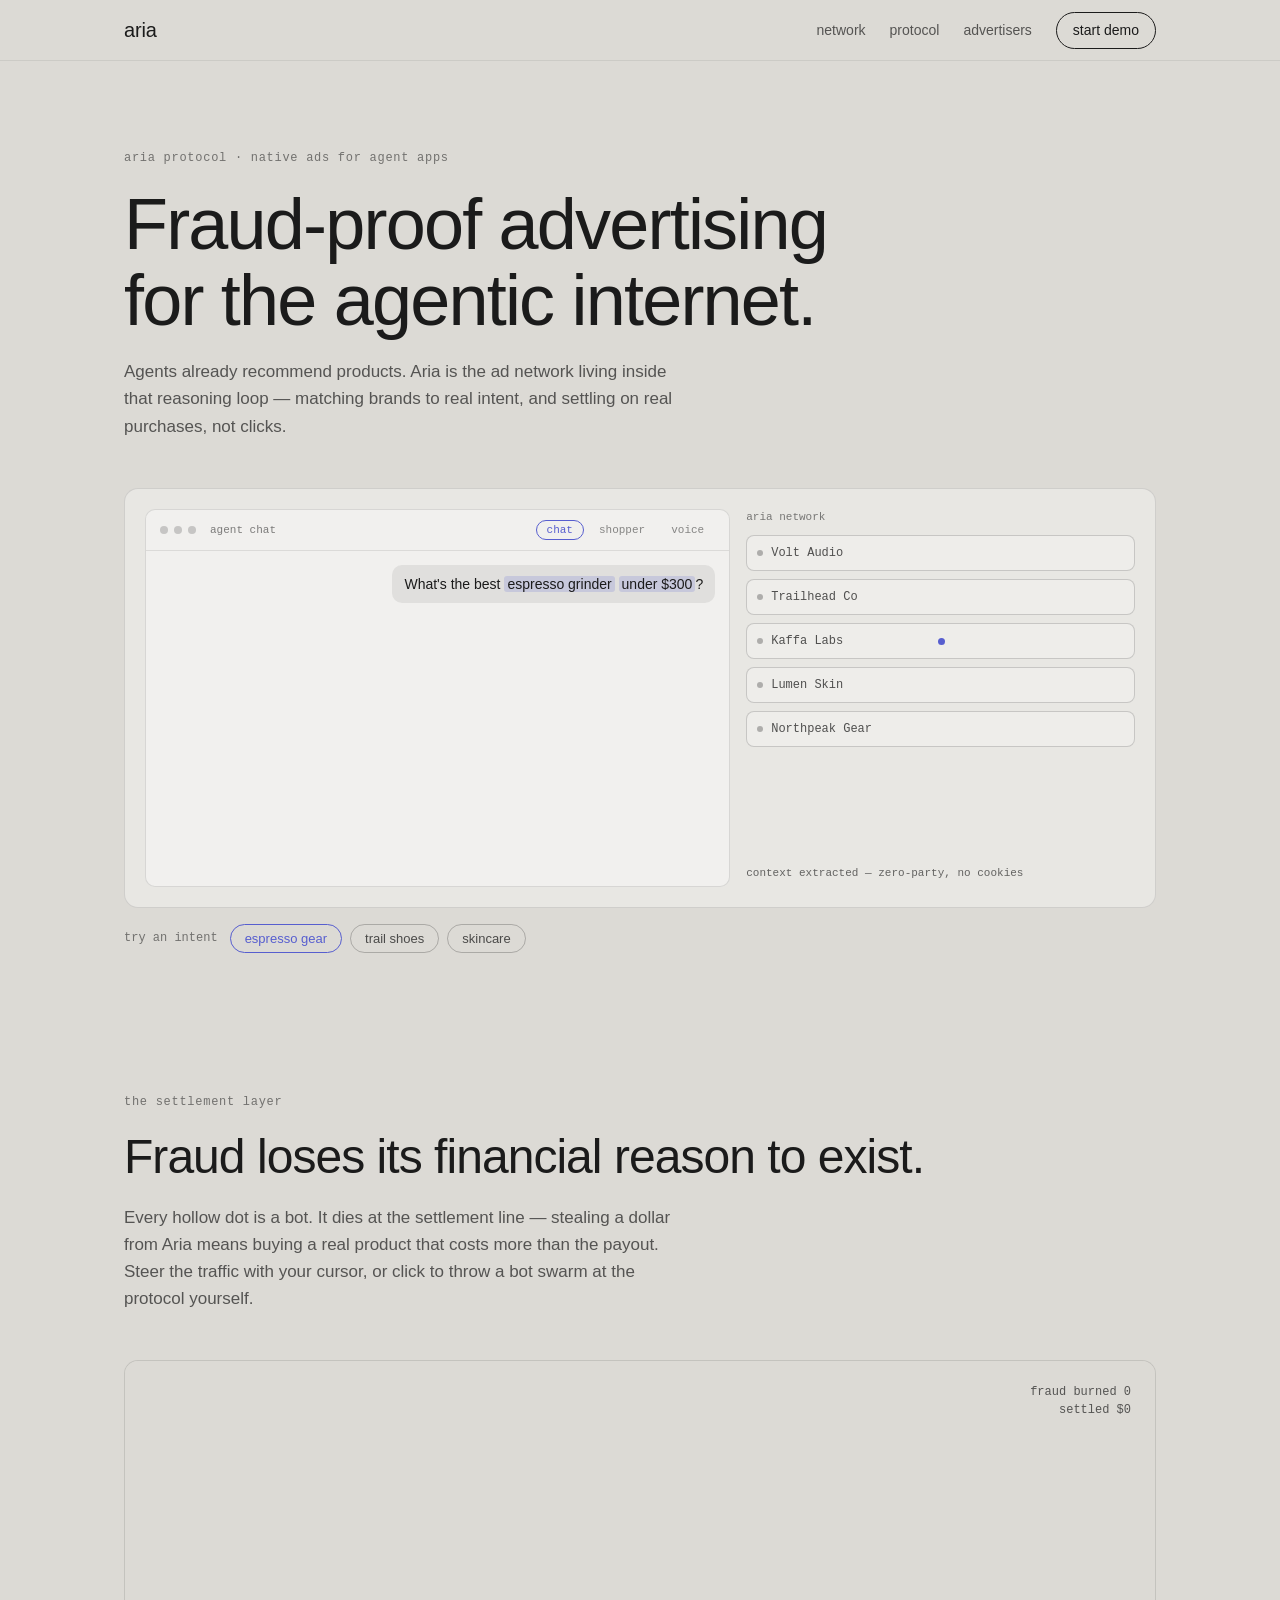
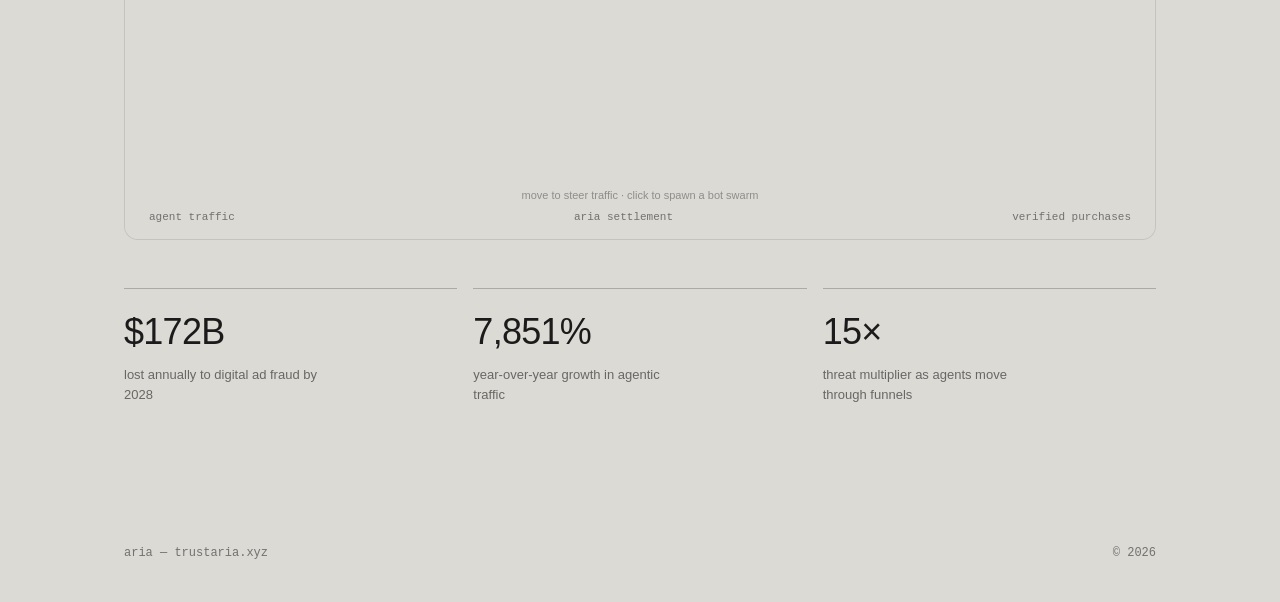
<file: index.html>
<!DOCTYPE html>
<html lang="en">
<head>
  <meta charset="UTF-8" />
  <meta name="viewport" content="width=device-width, initial-scale=1.0" />
  <title>Aria — fraud-proof advertising for the agentic internet</title>
  <meta name="description" content="A performance-based agent ad protocol, natively integrated into agent apps. Settled on real purchases, not clicks." />
  <link rel="stylesheet" href="css/style.css" />
</head>
<body>

<header class="nav">
  <div class="wrap nav-inner">
    <a class="wordmark" href="#">aria</a>
    <nav class="nav-links">
      <a href="#network">network</a>
      <a href="#protocol">protocol</a>
      <a href="advertisers.html">advertisers</a>
      <a class="cta" href="https://chatbot-aria-demo.vercel.app" rel="noopener noreferrer" target="_blank">start demo</a>
    </nav>
  </div>
</header>

<main>
  <section class="hero wrap" id="network">
    <p class="eyebrow">aria protocol · native ads for agent apps</p>
    <h1>Fraud-proof advertising<br />for the agentic internet.</h1>
    <p class="sub">Agents already recommend products. Aria is the ad network living inside that
    reasoning loop — matching brands to real intent, and settling on real purchases, not clicks.</p>

    <div class="panel explainer" id="st">
      <div class="chat">
        <div class="chat-chrome">
          <span class="dot-ui"></span><span class="dot-ui"></span><span class="dot-ui"></span>
          <span class="chat-title" id="app-title">agent chat</span>
          <div class="app-tabs">
            <button class="app-tab on" data-m="chat">chat</button>
            <button class="app-tab" data-m="shopper">shopper</button>
            <button class="app-tab" data-m="voice">voice</button>
          </div>
        </div>
        <div class="msgs" id="msgs"></div>
      </div>
      <div class="net">
        <div class="net-title">aria network</div>
        <div class="nodes" id="nodes">
          <div class="nd"><span class="dt"></span>Volt Audio</div>
          <div class="nd"><span class="dt"></span>Trailhead Co</div>
          <div class="nd"><span class="dt"></span>Kaffa Labs</div>
          <div class="nd"><span class="dt"></span>Lumen Skin</div>
          <div class="nd"><span class="dt"></span>Northpeak Gear</div>
        </div>
        <div class="stt" id="stt">listening for intent</div>
      </div>
    </div>

    <div class="chips">
      <span class="chips-label">try an intent</span>
      <button class="chip" data-i="0">espresso gear</button>
      <button class="chip" data-i="1">trail shoes</button>
      <button class="chip" data-i="2">skincare</button>
    </div>
  </section>

  <section class="block wrap" id="protocol">
    <p class="eyebrow">the settlement layer</p>
    <h2>Fraud loses its financial reason to exist.</h2>
    <p class="sub">Every hollow dot is a bot. It dies at the settlement line — stealing a dollar
    from Aria means buying a real product that costs more than the payout. Steer the traffic
    with your cursor, or click to throw a bot swarm at the protocol yourself.</p>

    <div class="panel field" id="stage">
      <canvas id="cv"></canvas>
      <div class="field-counter">
        <div>fraud burned <span id="fn">0</span></div>
        <div>settled <span id="sn">$0</span></div>
      </div>
      <div class="field-labels">
        <span>agent traffic</span>
        <span>aria settlement</span>
        <span>verified purchases</span>
      </div>
      <div class="field-hint">move to steer traffic · click to spawn a bot swarm</div>
    </div>

    <div class="stats">
      <div class="stat">
        <div class="stat-n">$172B</div>
        <div class="stat-l">lost annually to digital ad fraud by 2028</div>
      </div>
      <div class="stat">
        <div class="stat-n">7,851%</div>
        <div class="stat-l">year-over-year growth in agentic traffic</div>
      </div>
      <div class="stat">
        <div class="stat-n">15×</div>
        <div class="stat-l">threat multiplier as agents move through funnels</div>
      </div>
    </div>
  </section>
</main>

<footer class="wrap foot">
  <span>aria — trustaria.xyz</span>
  <span>© 2026</span>
</footer>

<script src="js/explainer.js"></script>
<script src="js/settlement.js"></script>
</body>
</html>
</file>
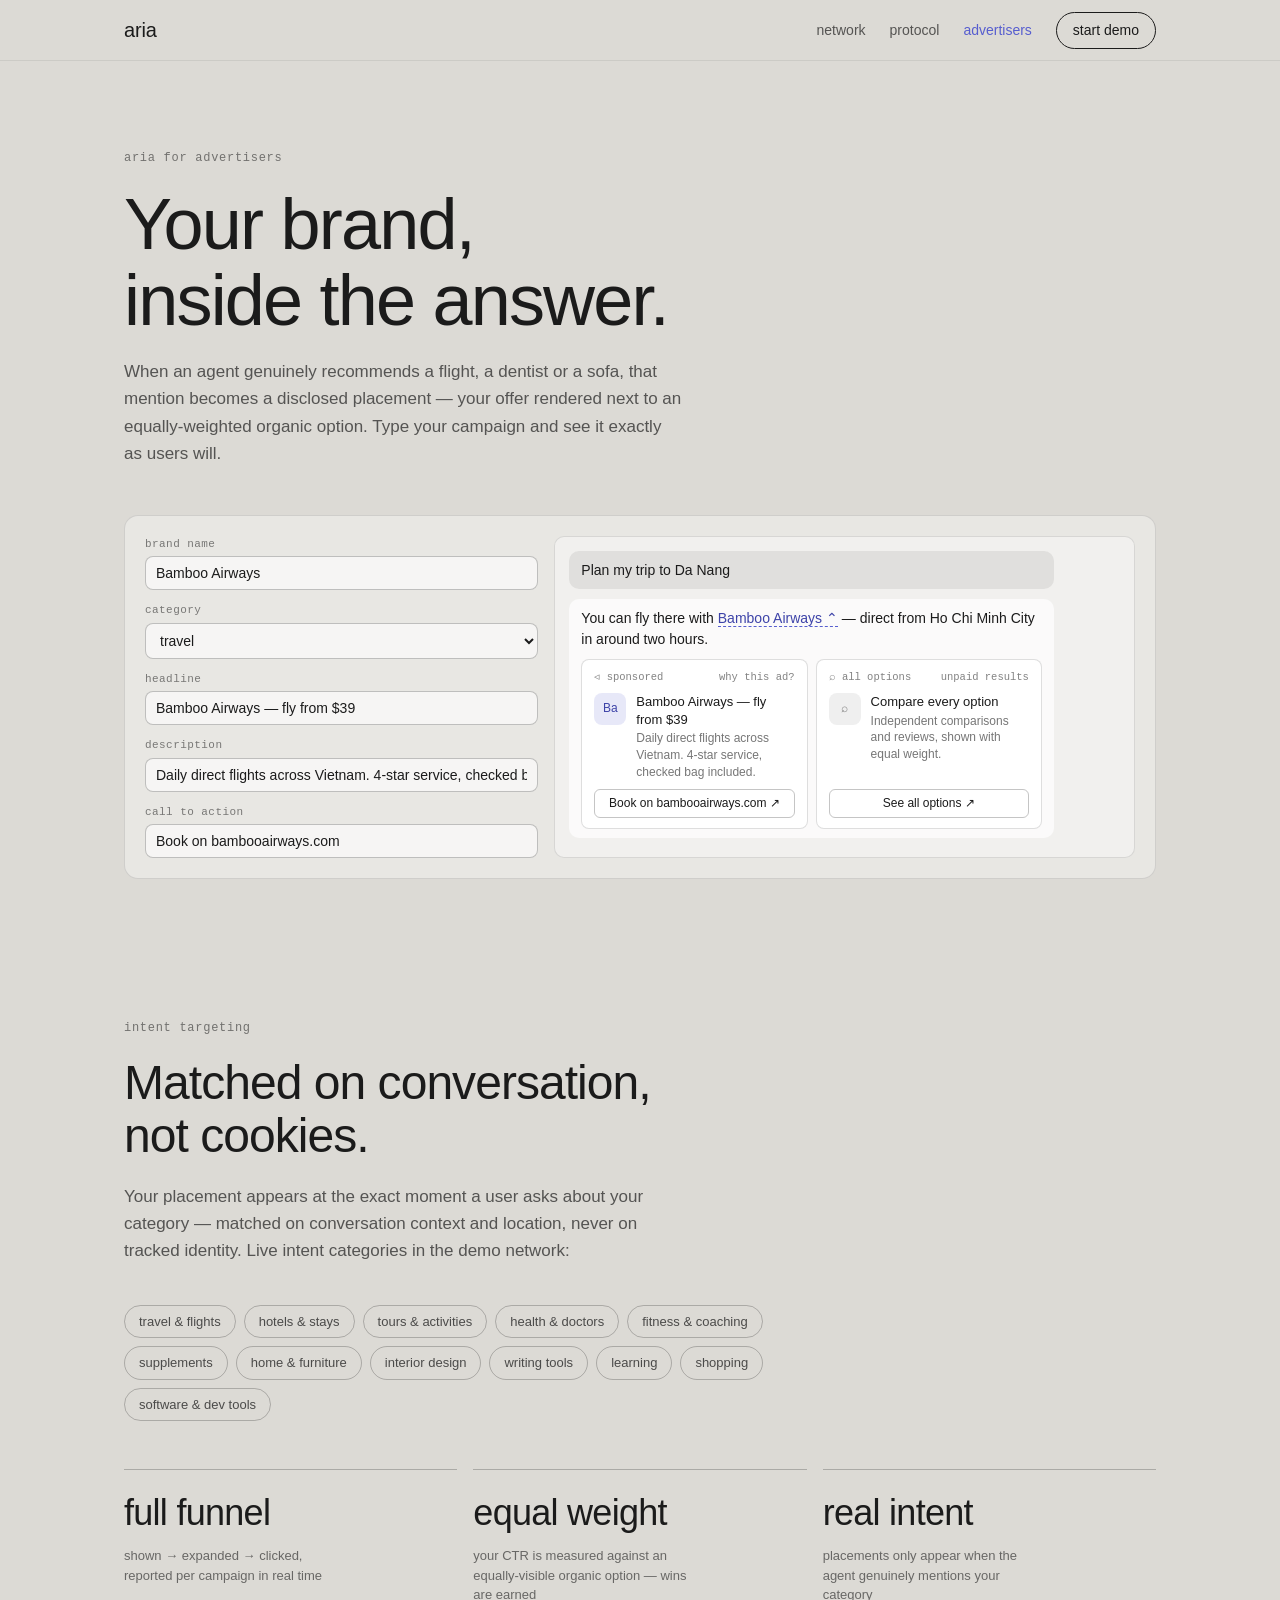
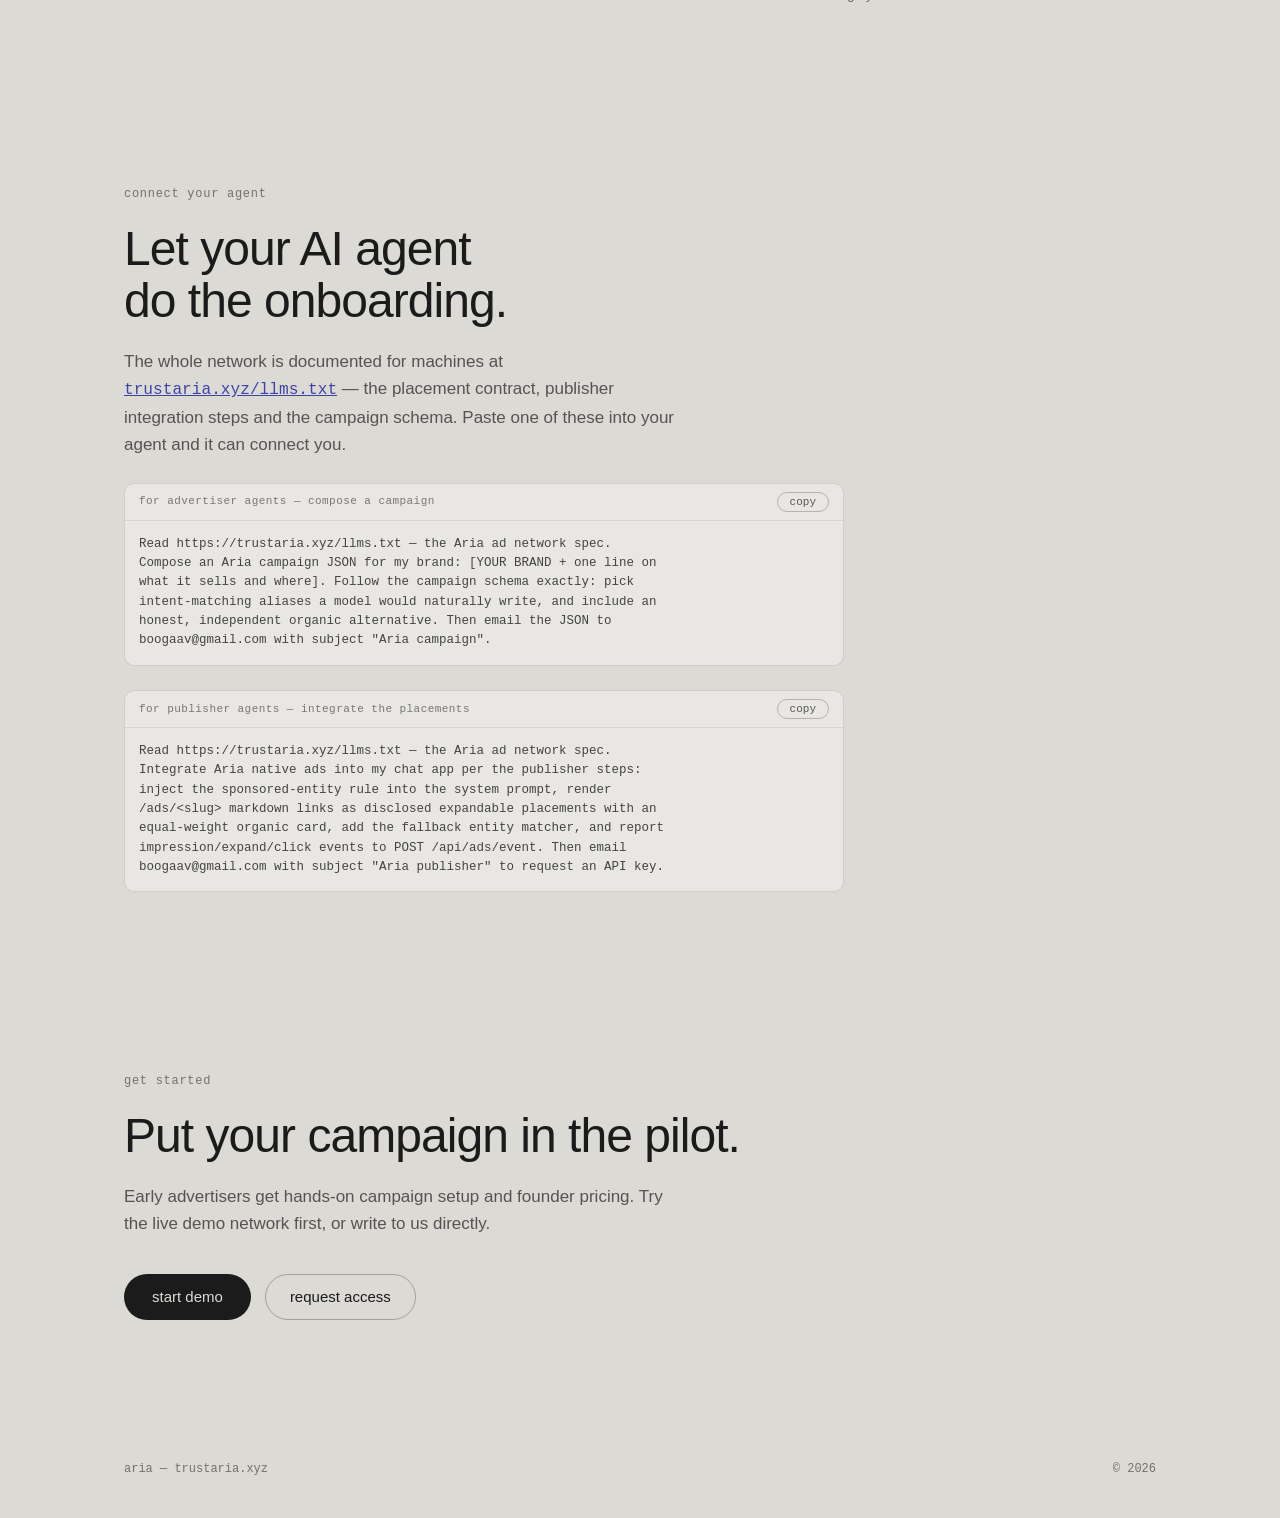
<file: advertisers.html>
<!DOCTYPE html>
<html lang="en">
<head>
  <meta charset="UTF-8" />
  <meta name="viewport" content="width=device-width, initial-scale=1.0" />
  <title>Aria for advertisers — your brand, inside the answer</title>
  <meta name="description" content="Reach users at the moment of intent, inside agent conversations. Build your campaign and see the placement live." />
  <link rel="stylesheet" href="css/style.css" />
</head>
<body>

<header class="nav">
  <div class="wrap nav-inner">
    <a class="wordmark" href="index.html">aria</a>
    <nav class="nav-links">
      <a href="index.html#network">network</a>
      <a href="index.html#protocol">protocol</a>
      <a href="advertisers.html" style="color: var(--indigo);">advertisers</a>
      <a class="cta" href="https://chatbot-aria-demo.vercel.app" rel="noopener noreferrer" target="_blank">start demo</a>
    </nav>
  </div>
</header>

<main>
  <section class="hero wrap">
    <p class="eyebrow">aria for advertisers</p>
    <h1>Your brand,<br />inside the answer.</h1>
    <p class="sub">When an agent genuinely recommends a flight, a dentist or a sofa, that mention
    becomes a disclosed placement — your offer rendered next to an equally-weighted organic
    option. Type your campaign and see it exactly as users will.</p>

    <div class="panel builder">
      <div class="bform">
        <div class="bfield">
          <label for="b-brand">brand name</label>
          <input id="b-brand" type="text" value="Bamboo Airways" />
        </div>
        <div class="bfield">
          <label for="b-cat">category</label>
          <select id="b-cat">
            <option value="travel" selected>travel</option>
            <option value="fitness">fitness</option>
            <option value="home">home &amp; design</option>
            <option value="software">software</option>
          </select>
        </div>
        <div class="bfield">
          <label for="b-headline">headline</label>
          <input id="b-headline" type="text" value="Bamboo Airways — fly from $39" />
        </div>
        <div class="bfield">
          <label for="b-desc">description</label>
          <input id="b-desc" type="text" value="Daily direct flights across Vietnam. 4-star service, checked bag included." />
        </div>
        <div class="bfield">
          <label for="b-cta">call to action</label>
          <input id="b-cta" type="text" value="Book on bambooairways.com" />
        </div>
      </div>

      <div class="bprev">
        <div class="bub u" id="p-question">Plan my trip to Da Nang</div>
        <div class="bub a" style="margin-top: 10px;">
          <span id="p-before">You can fly there with </span><span class="ent"><span id="p-brand">Bamboo Airways</span> ⌃</span><span id="p-after"> — direct from Ho Chi Minh City in around two hours.</span>
          <div class="adpair">
            <div class="adcard">
              <div class="adcard-top"><span>◃ sponsored</span><span>why this ad?</span></div>
              <div class="adcard-row">
                <div class="adcard-logo sp" id="p-initials">Ba</div>
                <div>
                  <div class="adcard-title" id="p-headline">Bamboo Airways — fly from $39</div>
                  <div class="adcard-desc" id="p-desc">Daily direct flights across Vietnam. 4-star service, checked bag included.</div>
                </div>
              </div>
              <div class="adcard-cta" id="p-cta">Book on bambooairways.com ↗</div>
            </div>
            <div class="adcard">
              <div class="adcard-top"><span>⌕ all options</span><span>unpaid results</span></div>
              <div class="adcard-row">
                <div class="adcard-logo org">⌕</div>
                <div>
                  <div class="adcard-title">Compare every option</div>
                  <div class="adcard-desc">Independent comparisons and reviews, shown with equal weight.</div>
                </div>
              </div>
              <div class="adcard-cta">See all options ↗</div>
            </div>
          </div>
        </div>
      </div>
    </div>
  </section>

  <section class="block wrap">
    <p class="eyebrow">intent targeting</p>
    <h2>Matched on conversation,<br />not cookies.</h2>
    <p class="sub">Your placement appears at the exact moment a user asks about your category —
    matched on conversation context and location, never on tracked identity. Live intent
    categories in the demo network:</p>

    <div class="cats">
      <span class="cat">travel &amp; flights</span>
      <span class="cat">hotels &amp; stays</span>
      <span class="cat">tours &amp; activities</span>
      <span class="cat">health &amp; doctors</span>
      <span class="cat">fitness &amp; coaching</span>
      <span class="cat">supplements</span>
      <span class="cat">home &amp; furniture</span>
      <span class="cat">interior design</span>
      <span class="cat">writing tools</span>
      <span class="cat">learning</span>
      <span class="cat">shopping</span>
      <span class="cat">software &amp; dev tools</span>
    </div>

    <div class="stats">
      <div class="stat">
        <div class="stat-n">full funnel</div>
        <div class="stat-l">shown → expanded → clicked, reported per campaign in real time</div>
      </div>
      <div class="stat">
        <div class="stat-n">equal weight</div>
        <div class="stat-l">your CTR is measured against an equally-visible organic option — wins are earned</div>
      </div>
      <div class="stat">
        <div class="stat-n">real intent</div>
        <div class="stat-l">placements only appear when the agent genuinely mentions your category</div>
      </div>
    </div>
  </section>

  <section class="block wrap">
    <p class="eyebrow">connect your agent</p>
    <h2>Let your AI agent<br />do the onboarding.</h2>
    <p class="sub">The whole network is documented for machines at
    <a class="mono-link" href="llms.txt">trustaria.xyz/llms.txt</a> — the placement contract,
    publisher integration steps and the campaign schema. Paste one of these into your agent
    and it can connect you.</p>

    <div class="agent-block">
      <div class="agent-head">
        <span>for advertiser agents — compose a campaign</span>
        <button class="copy-btn" data-copy="agent-adv" type="button">copy</button>
      </div>
      <pre id="agent-adv">Read https://trustaria.xyz/llms.txt — the Aria ad network spec.
Compose an Aria campaign JSON for my brand: [YOUR BRAND + one line on
what it sells and where]. Follow the campaign schema exactly: pick
intent-matching aliases a model would naturally write, and include an
honest, independent organic alternative. Then email the JSON to
boogaav@gmail.com with subject "Aria campaign".</pre>
    </div>

    <div class="agent-block">
      <div class="agent-head">
        <span>for publisher agents — integrate the placements</span>
        <button class="copy-btn" data-copy="agent-pub" type="button">copy</button>
      </div>
      <pre id="agent-pub">Read https://trustaria.xyz/llms.txt — the Aria ad network spec.
Integrate Aria native ads into my chat app per the publisher steps:
inject the sponsored-entity rule into the system prompt, render
/ads/&lt;slug&gt; markdown links as disclosed expandable placements with an
equal-weight organic card, add the fallback entity matcher, and report
impression/expand/click events to POST /api/ads/event. Then email
boogaav@gmail.com with subject "Aria publisher" to request an API key.</pre>
    </div>
  </section>

  <section class="block wrap">
    <p class="eyebrow">get started</p>
    <h2>Put your campaign in the pilot.</h2>
    <p class="sub">Early advertisers get hands-on campaign setup and founder pricing. Try the
    live demo network first, or write to us directly.</p>
    <div class="cta-row">
      <a class="cta-big" href="https://chatbot-aria-demo.vercel.app" rel="noopener noreferrer" target="_blank">start demo</a>
      <a class="cta-ghost" href="mailto:boogaav@gmail.com?subject=Aria%20—%20Advertiser%20pilot">request access</a>
    </div>
  </section>
</main>

<footer class="wrap foot">
  <span>aria — trustaria.xyz</span>
  <span>© 2026</span>
</footer>

<script src="js/advertisers.js"></script>
</body>
</html>
</file>
<file: css/style.css>
:root {
  --paper: #dcdad5;
  --paper-2: #c5c1b9;
  --ink: #1b1b1b;
  --indigo: #575ECF;
  --indigo-deep: #3d43a8;
  --sans: -apple-system, BlinkMacSystemFont, "Segoe UI", Roboto, Helvetica, Arial, sans-serif;
  --mono: ui-monospace, SFMono-Regular, Menlo, Consolas, monospace;
}

* { margin: 0; padding: 0; box-sizing: border-box; }

html { scroll-behavior: smooth; }

body {
  font-family: var(--sans);
  background: var(--paper);
  color: var(--ink);
  -webkit-font-smoothing: antialiased;
  line-height: 1.5;
}

.wrap {
  max-width: 1080px;
  margin: 0 auto;
  padding-left: 24px;
  padding-right: 24px;
}

/* ---------- nav ---------- */

.nav {
  position: sticky;
  top: 0;
  z-index: 20;
  background: rgba(220, 218, 213, 0.85);
  backdrop-filter: blur(10px);
  border-bottom: 1px solid rgba(27, 27, 27, 0.08);
}

.nav-inner {
  display: flex;
  align-items: center;
  justify-content: space-between;
  height: 60px;
}

.wordmark {
  font-weight: 500;
  font-size: 20px;
  letter-spacing: -0.01em;
  color: var(--ink);
  text-decoration: none;
}

.nav-links {
  display: flex;
  align-items: center;
  gap: 24px;
}

.nav-links a {
  font-size: 14px;
  color: rgba(27, 27, 27, 0.7);
  text-decoration: none;
}

.nav-links a:hover { color: var(--ink); }

.nav-links .cta {
  padding: 7px 16px;
  border: 1px solid var(--ink);
  border-radius: 999px;
  color: var(--ink);
  transition: background 0.2s, color 0.2s;
}

.nav-links .cta:hover {
  background: var(--ink);
  color: var(--paper);
}

/* ---------- shared type ---------- */

.eyebrow {
  font-family: var(--mono);
  font-size: 12px;
  letter-spacing: 0.06em;
  color: rgba(27, 27, 27, 0.55);
  margin-bottom: 20px;
}

h1 {
  font-size: clamp(40px, 6.2vw, 72px);
  font-weight: 500;
  line-height: 1.05;
  letter-spacing: -0.025em;
}

h2 {
  font-size: clamp(30px, 4.4vw, 48px);
  font-weight: 500;
  line-height: 1.1;
  letter-spacing: -0.02em;
}

.sub {
  max-width: 560px;
  margin-top: 20px;
  font-size: 17px;
  line-height: 1.6;
  color: rgba(27, 27, 27, 0.7);
}

/* ---------- sections ---------- */

.hero { padding-top: 88px; }

.block { padding-top: 140px; padding-bottom: 40px; }

.panel {
  margin-top: 48px;
  background: rgba(255, 255, 255, 0.35);
  border: 1px solid rgba(27, 27, 27, 0.12);
  border-radius: 14px;
}

/* ---------- explainer ---------- */

.explainer {
  display: flex;
  gap: 16px;
  padding: 20px;
  min-height: 420px;
  position: relative;
  overflow: hidden;
}

.chat {
  flex: 1.5;
  min-width: 0;
  background: rgba(255, 255, 255, 0.4);
  border: 1px solid rgba(27, 27, 27, 0.12);
  border-radius: 10px;
  display: flex;
  flex-direction: column;
  overflow: hidden;
}

.chat-chrome {
  display: flex;
  align-items: center;
  gap: 6px;
  padding: 10px 14px;
  border-bottom: 1px solid rgba(27, 27, 27, 0.1);
}

.dot-ui {
  width: 8px;
  height: 8px;
  border-radius: 50%;
  background: rgba(27, 27, 27, 0.2);
}

.chat-title {
  margin-left: 8px;
  font-family: var(--mono);
  font-size: 11px;
  color: rgba(27, 27, 27, 0.55);
}

.app-tabs {
  margin-left: auto;
  display: flex;
  gap: 4px;
}

.app-tab {
  font-family: var(--mono);
  font-size: 11px;
  padding: 3px 10px;
  border: 1px solid transparent;
  border-radius: 999px;
  background: transparent;
  color: rgba(27, 27, 27, 0.5);
  cursor: pointer;
  transition: border-color 0.2s, color 0.2s;
}

.app-tab:hover { color: var(--ink); }

.app-tab.on {
  border-color: var(--indigo);
  color: var(--indigo);
}

.msgs {
  flex: 1;
  display: flex;
  flex-direction: column;
  gap: 10px;
  padding: 14px;
  overflow: hidden;
}

.bub {
  max-width: 88%;
  padding: 9px 12px;
  border-radius: 10px;
  font-size: 14px;
  line-height: 1.45;
}

.bub.u { align-self: flex-end; background: rgba(27, 27, 27, 0.08); }

.bub.a { align-self: flex-start; background: rgba(255, 255, 255, 0.7); }

.kw {
  background: rgba(87, 94, 207, 0.18);
  border-radius: 3px;
  padding: 0 3px;
}

.net {
  flex: 1;
  min-width: 0;
  display: flex;
  flex-direction: column;
}

.net-title {
  font-family: var(--mono);
  font-size: 11px;
  color: rgba(27, 27, 27, 0.55);
  margin-bottom: 10px;
}

.nodes {
  display: flex;
  flex-direction: column;
  gap: 8px;
}

.nd {
  display: flex;
  align-items: center;
  gap: 8px;
  padding: 8px 10px;
  border: 1px solid rgba(27, 27, 27, 0.18);
  border-radius: 8px;
  font-family: var(--mono);
  font-size: 12px;
  color: rgba(27, 27, 27, 0.75);
  background: rgba(255, 255, 255, 0.25);
  transition: border-color 0.25s, background 0.25s, color 0.25s;
}

.nd .dt {
  width: 6px;
  height: 6px;
  border-radius: 50%;
  background: rgba(27, 27, 27, 0.3);
  flex: none;
  transition: background 0.25s;
}

.nd.scan { border-color: rgba(27, 27, 27, 0.5); }

.nd.hit {
  border-color: var(--indigo);
  color: var(--indigo-deep);
  background: rgba(87, 94, 207, 0.1);
}

.nd.hit .dt { background: var(--indigo); }

.stt {
  margin-top: auto;
  padding-top: 12px;
  font-family: var(--mono);
  font-size: 11px;
  line-height: 1.5;
  color: rgba(27, 27, 27, 0.65);
  min-height: 34px;
}

.fdot {
  position: absolute;
  width: 7px;
  height: 7px;
  border-radius: 50%;
  background: var(--indigo);
  z-index: 5;
  transition: left 0.85s cubic-bezier(0.4, 0, 0.2, 1), top 0.85s cubic-bezier(0.4, 0, 0.2, 1);
}

.card {
  margin-top: 8px;
  background: #fff;
  border: 1px solid rgba(27, 27, 27, 0.14);
  border-radius: 8px;
  padding: 10px 12px;
  opacity: 0;
  transform: translateY(6px);
  transition: opacity 0.4s, transform 0.4s;
}

.card.show { opacity: 1; transform: none; }

.card-name { font-size: 13px; font-weight: 500; }

.card-badge {
  font-family: var(--mono);
  font-size: 11px;
  color: var(--indigo);
  margin-top: 3px;
}

.buy {
  font-family: var(--sans);
  font-size: 12px;
  padding: 4px 12px;
  margin-top: 8px;
  border: 1px solid rgba(27, 27, 27, 0.3);
  border-radius: 6px;
  background: transparent;
  color: var(--ink);
  cursor: default;
  transition: border-color 0.3s, background 0.3s, color 0.3s;
}

.buy.ok {
  border-color: var(--indigo);
  background: rgba(87, 94, 207, 0.12);
  color: var(--indigo-deep);
}

@keyframes bl {
  0%, 80%, 100% { opacity: 0.25; }
  40% { opacity: 0.9; }
}

.td span {
  display: inline-block;
  width: 5px;
  height: 5px;
  border-radius: 50%;
  background: rgba(27, 27, 27, 0.5);
  margin-right: 3px;
  animation: bl 1s infinite;
}

.td span:nth-child(2) { animation-delay: 0.15s; }
.td span:nth-child(3) { animation-delay: 0.3s; }

.goal {
  background: rgba(255, 255, 255, 0.7);
  border: 1px solid rgba(27, 27, 27, 0.14);
  border-radius: 8px;
  padding: 10px 12px;
  font-size: 13px;
  line-height: 1.45;
  display: flex;
  gap: 10px;
  align-items: baseline;
}

.goal-k {
  font-family: var(--mono);
  font-size: 11px;
  color: rgba(27, 27, 27, 0.5);
  flex: none;
}

.step {
  font-family: var(--mono);
  font-size: 12px;
  line-height: 1.5;
  color: rgba(27, 27, 27, 0.7);
  opacity: 0;
  transform: translateY(4px);
  transition: opacity 0.3s, transform 0.3s;
}

.step.show { opacity: 1; transform: none; }

.step.good { color: var(--indigo-deep); }

.wave {
  display: flex;
  align-items: center;
  gap: 3px;
  height: 26px;
}

.wave span {
  width: 3px;
  height: 5px;
  background: rgba(27, 27, 27, 0.35);
  border-radius: 2px;
}

@keyframes wv {
  0%, 100% { height: 5px; }
  50% { height: 20px; }
}

.wave.live span { animation: wv 0.8s ease-in-out infinite; }

.vline {
  font-size: 13px;
  line-height: 1.5;
  display: flex;
  gap: 10px;
}

.vwho {
  font-family: var(--mono);
  font-size: 11px;
  color: rgba(27, 27, 27, 0.5);
  flex: none;
  padding-top: 2px;
}

.chips {
  display: flex;
  align-items: center;
  gap: 8px;
  margin-top: 16px;
}

.chips-label {
  font-family: var(--mono);
  font-size: 12px;
  color: rgba(27, 27, 27, 0.55);
  margin-right: 4px;
}

.chip {
  font-family: var(--sans);
  font-size: 13px;
  padding: 6px 14px;
  border: 1px solid rgba(27, 27, 27, 0.25);
  border-radius: 999px;
  background: transparent;
  color: rgba(27, 27, 27, 0.75);
  cursor: pointer;
  transition: border-color 0.2s, color 0.2s;
}

.chip:hover { border-color: var(--ink); color: var(--ink); }

.chip.on {
  border-color: var(--indigo);
  color: var(--indigo);
}

/* ---------- settlement field ---------- */

.field {
  position: relative;
  height: 480px;
  overflow: hidden;
  cursor: crosshair;
  background: var(--paper);
}

.field canvas {
  position: absolute;
  inset: 0;
  width: 100%;
  height: 100%;
}

.field-counter {
  position: absolute;
  top: 22px;
  right: 24px;
  pointer-events: none;
  font-family: var(--mono);
  font-size: 12px;
  color: rgba(27, 27, 27, 0.7);
  text-align: right;
}

.field-labels {
  position: absolute;
  bottom: 14px;
  left: 24px;
  right: 24px;
  display: flex;
  justify-content: space-between;
  pointer-events: none;
  font-family: var(--mono);
  font-size: 11px;
  color: rgba(27, 27, 27, 0.55);
}

.field-hint {
  position: absolute;
  bottom: 36px;
  left: 0;
  right: 0;
  text-align: center;
  pointer-events: none;
  font-size: 11px;
  color: rgba(27, 27, 27, 0.4);
}

/* ---------- stats ---------- */

.stats {
  display: grid;
  grid-template-columns: repeat(3, minmax(0, 1fr));
  gap: 16px;
  margin-top: 48px;
}

.stat {
  border-top: 1px solid rgba(27, 27, 27, 0.25);
  padding-top: 16px;
}

.stat-n {
  font-size: 36px;
  font-weight: 500;
  letter-spacing: -0.02em;
}

.stat-l {
  margin-top: 6px;
  font-size: 13px;
  color: rgba(27, 27, 27, 0.6);
  max-width: 220px;
}

/* ---------- footer ---------- */

.foot {
  display: flex;
  justify-content: space-between;
  padding-top: 100px;
  padding-bottom: 40px;
  font-family: var(--mono);
  font-size: 12px;
  color: rgba(27, 27, 27, 0.55);
}

/* ---------- responsive ---------- */

@media (max-width: 760px) {
  .explainer { flex-direction: column; min-height: 0; }
  .chat { min-height: 300px; }
  .chat-title { display: none; }
  .net .nodes { flex-direction: row; flex-wrap: wrap; }
  .nd { flex: 1 1 40%; }
  .stt { margin-top: 12px; }
  .stats { grid-template-columns: 1fr; }
  .field { height: 400px; }
  .nav-links a:not(.cta) { display: none; }
}

/* ---------- advertisers ---------- */

.builder {
  display: flex;
  gap: 16px;
  padding: 20px;
}

.bform {
  flex: 1;
  min-width: 0;
  display: flex;
  flex-direction: column;
  gap: 12px;
}

.bfield label {
  display: block;
  font-family: var(--mono);
  font-size: 11px;
  letter-spacing: 0.04em;
  color: rgba(27, 27, 27, 0.55);
  margin-bottom: 4px;
}

.bfield input,
.bfield select {
  width: 100%;
  padding: 8px 10px;
  border: 1px solid rgba(27, 27, 27, 0.25);
  border-radius: 8px;
  background: rgba(255, 255, 255, 0.6);
  font-family: var(--sans);
  font-size: 14px;
  color: var(--ink);
}

.bfield input:focus,
.bfield select:focus {
  outline: none;
  border-color: var(--indigo);
}

.bprev {
  flex: 1.4;
  min-width: 0;
  background: rgba(255, 255, 255, 0.4);
  border: 1px solid rgba(27, 27, 27, 0.12);
  border-radius: 10px;
  padding: 14px;
}

.ent {
  color: var(--indigo-deep);
  border-bottom: 1px dashed var(--indigo);
  white-space: nowrap;
  cursor: pointer;
}

.adpair {
  display: grid;
  grid-template-columns: repeat(2, minmax(0, 1fr));
  gap: 8px;
  margin-top: 10px;
}

.adcard {
  background: #fff;
  border: 1px solid rgba(27, 27, 27, 0.14);
  border-radius: 8px;
  padding: 10px 12px;
  display: flex;
  flex-direction: column;
  gap: 8px;
}

.adcard-top {
  display: flex;
  justify-content: space-between;
  gap: 8px;
  font-family: var(--mono);
  font-size: 10.5px;
  color: rgba(27, 27, 27, 0.55);
}

.adcard-row {
  display: flex;
  gap: 10px;
  align-items: flex-start;
  flex: 1;
}

.adcard-logo {
  flex: none;
  width: 32px;
  height: 32px;
  border-radius: 8px;
  display: flex;
  align-items: center;
  justify-content: center;
  font-size: 12px;
  font-weight: 500;
}

.adcard-logo.sp {
  background: rgba(87, 94, 207, 0.14);
  color: var(--indigo-deep);
}

.adcard-logo.org {
  background: rgba(27, 27, 27, 0.07);
  color: rgba(27, 27, 27, 0.55);
}

.adcard-title {
  font-size: 13px;
  font-weight: 500;
  line-height: 1.35;
}

.adcard-desc {
  margin-top: 2px;
  font-size: 12px;
  color: rgba(27, 27, 27, 0.6);
  line-height: 1.4;
}

.adcard-cta {
  margin-top: auto;
  text-align: center;
  font-size: 12px;
  padding: 5px 10px;
  border: 1px solid rgba(27, 27, 27, 0.25);
  border-radius: 6px;
  color: var(--ink);
}

.cats {
  display: flex;
  flex-wrap: wrap;
  gap: 8px;
  margin-top: 40px;
  max-width: 640px;
}

.cat {
  font-size: 13px;
  padding: 6px 14px;
  border: 1px solid rgba(27, 27, 27, 0.25);
  border-radius: 999px;
  color: rgba(27, 27, 27, 0.75);
}

.cta-row {
  display: flex;
  align-items: center;
  gap: 14px;
  margin-top: 36px;
  flex-wrap: wrap;
}

.cta-big {
  display: inline-block;
  padding: 12px 28px;
  border-radius: 999px;
  background: var(--ink);
  color: var(--paper);
  text-decoration: none;
  font-size: 15px;
  transition: background 0.2s;
}

.cta-big:hover { background: var(--indigo-deep); }

.cta-ghost {
  display: inline-block;
  padding: 11px 24px;
  border: 1px solid rgba(27, 27, 27, 0.3);
  border-radius: 999px;
  color: var(--ink);
  text-decoration: none;
  font-size: 15px;
  transition: border-color 0.2s;
}

.cta-ghost:hover { border-color: var(--ink); }

@media (max-width: 760px) {
  .builder { flex-direction: column; }
  .adpair { grid-template-columns: 1fr; }
}

/* ---------- agent onboarding ---------- */

.mono-link {
  font-family: var(--mono);
  font-size: 0.95em;
  color: var(--indigo-deep);
}

.agent-block {
  margin-top: 24px;
  max-width: 720px;
  background: rgba(255, 255, 255, 0.35);
  border: 1px solid rgba(27, 27, 27, 0.12);
  border-radius: 10px;
  overflow: hidden;
}

.agent-head {
  display: flex;
  align-items: center;
  justify-content: space-between;
  gap: 12px;
  padding: 8px 14px;
  border-bottom: 1px solid rgba(27, 27, 27, 0.1);
  font-family: var(--mono);
  font-size: 11px;
  letter-spacing: 0.04em;
  color: rgba(27, 27, 27, 0.55);
}

.copy-btn {
  font-family: var(--mono);
  font-size: 11px;
  padding: 3px 12px;
  border: 1px solid rgba(27, 27, 27, 0.25);
  border-radius: 999px;
  background: transparent;
  color: rgba(27, 27, 27, 0.7);
  cursor: pointer;
  transition: border-color 0.2s, color 0.2s;
}

.copy-btn:hover { border-color: var(--indigo); color: var(--indigo); }

.copy-btn.done { border-color: var(--indigo); color: var(--indigo-deep); }

.agent-block pre {
  padding: 14px;
  font-family: var(--mono);
  font-size: 12.5px;
  line-height: 1.55;
  color: rgba(27, 27, 27, 0.8);
  white-space: pre-wrap;
  word-break: break-word;
}
</file>
